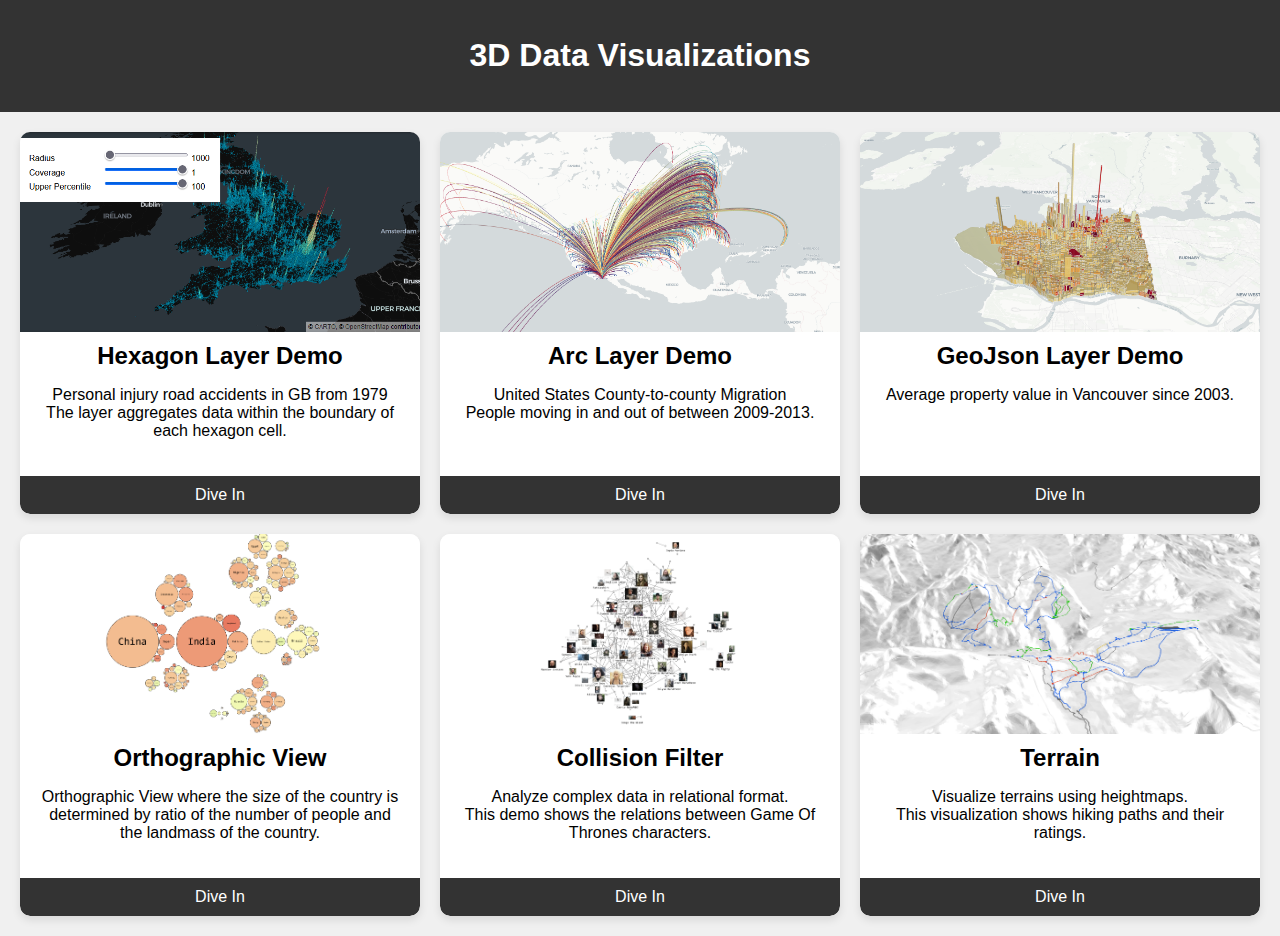
<file: index.html>
<!DOCTYPE html>
<html lang="en">
  <head>
    <meta charset="UTF-8" />
    <meta name="viewport" content="width=device-width, initial-scale=1.0" />
    <title>3D Data Visualizations</title>
    <style>
      body {
        font-family: Arial, sans-serif;
        background-color: #f0f0f0;
        margin: 0;
        padding: 0;
      }
      header {
        background-color: #333;
        color: white;
        text-align: center;
        padding: 1em 0;
      }
      main {
        display: grid;
        grid-template-columns: repeat(auto-fill, minmax(300px, 1fr));
        gap: 20px;
        padding: 20px;
      }
      .card {
        display: flex;
        flex-direction: column;
        justify-content: space-between;
        background-color: white;
        border-radius: 10px;
        box-shadow: 0 4px 8px rgba(0, 0, 0, 0.1);
        overflow: hidden;
        text-align: center;
        transition: transform 0.3s;
      }
      .card:hover {
        transform: scale(1.05);
      }
      .card img {
        width: 100%;
        height: 200px;
        object-fit: cover;
      }
      .card-content {
        flex-grow: 1;
        padding: 10px;
      }
      .card h2 {
        margin: 0;
        font-size: 1.5em;
      }
      .card p {
        padding: 0 10px 10px;
      }
      .card a {
        background-color: #333;
        color: white;
        text-decoration: none;
        padding: 10px;
        border-bottom-left-radius: 10px;
        border-bottom-right-radius: 10px;
        transition: background-color 0.3s;
      }
      .card a:hover {
        background-color: #555;
      }
    </style>
  </head>
  <body>
    <header>
      <h1>3D Data Visualizations</h1>
    </header>
    <main>
      <div class="card">
        <img src="assets/images/hexagon-layer.png" alt="Visualization 1" />
        <div class="card-content">
          <h2>Hexagon Layer Demo</h2>
          <p>
            Personal injury road accidents in GB from 1979 <br />
            The layer aggregates data within the boundary of each hexagon cell.
          </p>
        </div>
        <a href="hexagon-layer.html">Dive In</a>
      </div>
      <div class="card">
        <img src="assets/images/arc-layer.png" alt="Visualization 2" />
        <div class="card-content">
          <h2>Arc Layer Demo</h2>
          <p>
            United States County-to-county Migration <br />
            People moving in and out of between 2009-2013.
          </p>
        </div>
        <a href="arc-layer.html">Dive In</a>
      </div>
      <div class="card">
        <img src="assets/images/geojson-layer.png" alt="Visualization 3" />
        <div class="card-content">
          <h2>GeoJson Layer Demo</h2>
          <p>Average property value in Vancouver since 2003.</p>
        </div>
        <a href="geojson-layer.html">Dive In</a>
      </div>
      <div class="card">
        <img src="assets/images/orthographic-view.png" alt="Visualization 4" />
        <div class="card-content">
          <h2>Orthographic View</h2>
          <p>
            Orthographic View where the size of the country is determined by
            ratio of the number of people and the landmass of the country.
          </p>
        </div>
        <a href="orthographic-view.html">Dive In</a>
      </div>
      <div class="card">
        <img src="assets/images/collision-filter.png" alt="Visualization 5" />
        <div class="card-content">
          <h2>Collision Filter</h2>
          <p>
            Analyze complex data in relational format. <br />
            This demo shows the relations between Game Of Thrones characters.
          </p>
        </div>
        <a href="collision-filter.html">Dive In</a>
      </div>
      <div class="card">
        <img src="assets/images/terrain.png" alt="Visualization 6" />
        <div class="card-content">
          <h2>Terrain</h2>
          <p>
            Visualize terrains using heightmaps. <br />This visualization shows
            hiking paths and their ratings.
          </p>
        </div>
        <a href="terrain.html">Dive In</a>
      </div>
    </main>
  </body>
</html>
</file>
